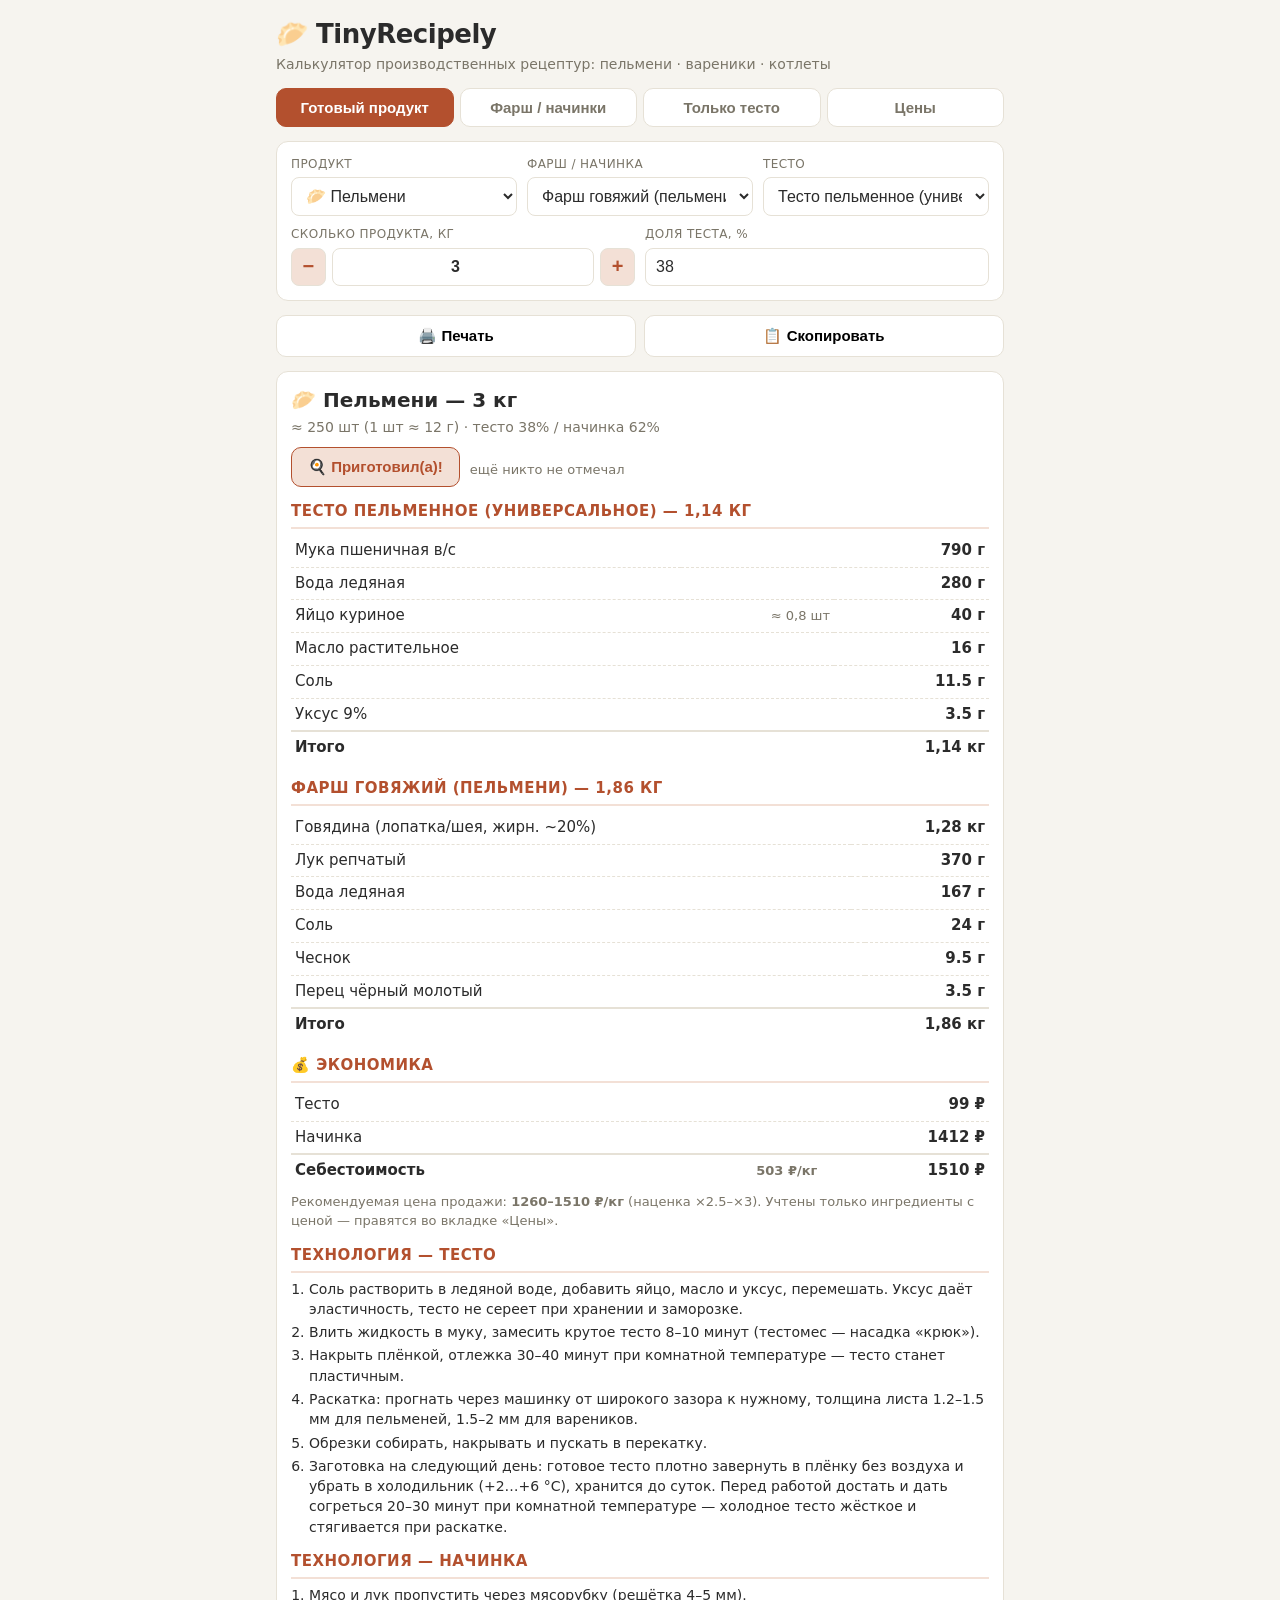
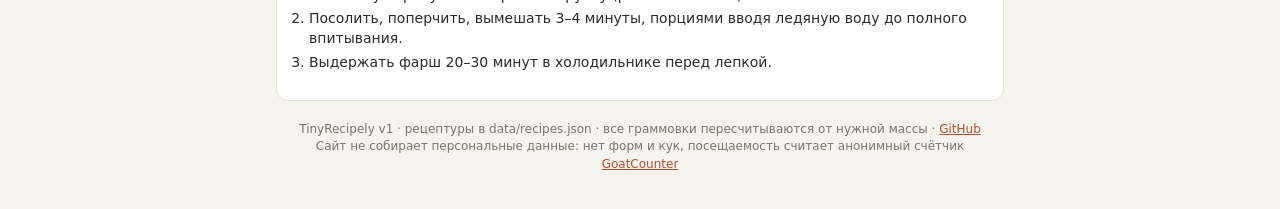
<file: index.html>
<!DOCTYPE html>
<html lang="ru">
<head>
<meta charset="UTF-8">
<meta name="viewport" content="width=device-width, initial-scale=1">
<title>TinyRecipely — калькулятор рецептур пельменей, вареников и котлет</title>
<meta name="description" content="Бесплатный калькулятор рецептур для домашних полуфабрикатов: пельмени, вареники, хинкали, манты, чебуреки, котлеты, тефтели, сырники. Точные граммовки теста и фарша на любой объём, технология, себестоимость. Можно распечатать.">
<meta name="keywords" content="рецепт пельменей, тесто для пельменей, фарш для пельменей, калькулятор рецептуры, вареники рецепт, тесто для вареников, чебуреки тесто, хинкали, манты, котлеты рецепт, тефтели, сырники, пельменное тесто пропорции, тесто для тестораскатки, полуфабрикаты своими руками">
<meta name="robots" content="index, follow">
<link rel="canonical" href="https://recipely.ru/">
<meta property="og:type" content="website">
<meta property="og:site_name" content="TinyRecipely">
<meta property="og:title" content="TinyRecipely — калькулятор рецептур пельменей, вареников и котлет">
<meta property="og:description" content="Вводишь сколько кг нужно — получаешь точную раскладку теста и фарша, технологию и себестоимость. Пельмени, вареники, хинкали, манты, чебуреки, котлеты, сырники.">
<meta property="og:url" content="https://recipely.ru/">
<meta property="og:image" content="https://recipely.ru/apple-touch-icon.png">
<meta property="og:locale" content="ru_RU">
<link rel="icon" type="image/svg+xml" href="favicon.svg">
<link rel="apple-touch-icon" href="apple-touch-icon.png">
<link rel="stylesheet" href="css/style.css">
</head>
<body>

<header>
  <h1>🥟 TinyRecipely</h1>
  <p>Калькулятор производственных рецептур: пельмени · вареники · котлеты</p>
</header>

<div class="tabs">
  <button data-mode="product" class="active">Готовый продукт</button>
  <button data-mode="farsh">Фарш / начинки</button>
  <button data-mode="dough">Только тесто</button>
  <button data-mode="prices">Цены</button>
</div>

<div class="panel" id="controls">
  <div class="row" id="rowProduct">
    <div class="field">
      <label>Продукт</label>
      <select id="selProduct"></select>
    </div>
    <div class="field" id="fieldFilling">
      <label id="lblFilling">Фарш / начинка</label>
      <select id="selFilling"></select>
    </div>
    <div class="field" id="fieldDough" style="display:none">
      <label>Тесто</label>
      <select id="selDough"></select>
    </div>
  </div>
  <div class="row">
    <div class="field">
      <label id="lblWeight">Сколько нужно, кг</label>
      <div class="stepper">
        <button id="btnMinus">−</button>
        <input type="number" id="inpWeight" value="3" min="0.5" step="0.5">
        <button id="btnPlus">+</button>
      </div>
    </div>
    <div class="field" id="fieldRatio">
      <label>Доля теста, %</label>
      <input type="number" id="inpRatio" min="20" max="70" step="1">
    </div>
  </div>
</div>

<div class="actions">
  <button id="printBtn">🖨️ Печать</button>
  <button id="copyBtn">📋 Скопировать</button>
</div>

<div class="panel print-area" id="result">Загрузка рецептур…</div>

<footer>TinyRecipely v1 · рецептуры в data/recipes.json · все граммовки пересчитываются от нужной массы · <a href="https://github.com/gmaker/TinyRecipely" target="_blank" rel="noopener">GitHub</a><span id="views" style="display:none"> · 👁 <b id="viewsNum"></b></span><br>Сайт не собирает персональные данные: нет форм и кук, посещаемость считает анонимный счётчик <a href="https://www.goatcounter.com/" target="_blank" rel="noopener">GoatCounter</a></footer>

<script src="js/app.js"></script>
<script data-goatcounter="https://gmaker.goatcounter.com/count"
        async src="//gc.zgo.at/count.js"></script>
</body>
</html>
</file>
<file: css/style.css>
:root {
  --bg: #f6f4ef;
  --card: #ffffff;
  --ink: #2b2b2b;
  --muted: #7a7568;
  --accent: #b3502e;
  --accent-soft: #f3e0d6;
  --line: #e6e1d6;
  --ok: #3d7a44;
}
* { box-sizing: border-box; margin: 0; padding: 0; }
body {
  font-family: "Segoe UI", system-ui, -apple-system, sans-serif;
  background: var(--bg);
  color: var(--ink);
  line-height: 1.45;
  padding: 16px;
  max-width: 760px;
  margin: 0 auto;
}
header h1 { font-size: 26px; letter-spacing: -0.5px; }
header p { color: var(--muted); font-size: 14px; margin-bottom: 14px; }

.tabs { display: flex; gap: 6px; margin-bottom: 14px; }
.tabs button {
  flex: 1; padding: 10px 6px; font-size: 15px; font-weight: 600;
  border: 1px solid var(--line); border-radius: 10px;
  background: var(--card); color: var(--muted); cursor: pointer;
}
.tabs button.active { background: var(--accent); border-color: var(--accent); color: #fff; }

.panel {
  background: var(--card); border: 1px solid var(--line);
  border-radius: 12px; padding: 14px; margin-bottom: 14px;
}
.row { display: flex; flex-wrap: wrap; gap: 10px; margin-bottom: 10px; }
.row:last-child { margin-bottom: 0; }
.field { flex: 1; min-width: 150px; }
.field label { display: block; font-size: 12px; color: var(--muted); margin-bottom: 4px; text-transform: uppercase; letter-spacing: 0.4px; }
select, input[type=number] {
  width: 100%; padding: 9px 10px; font-size: 16px;
  border: 1px solid var(--line); border-radius: 8px; background: #fff; color: var(--ink);
}
.stepper { display: flex; gap: 6px; }
.stepper button {
  width: 46px; font-size: 20px; font-weight: 700; border: 1px solid var(--line);
  border-radius: 8px; background: var(--accent-soft); color: var(--accent); cursor: pointer;
}
.stepper input { text-align: center; font-weight: 700; }

.actions { display: flex; gap: 8px; margin-bottom: 14px; }
.actions button {
  flex: 1; padding: 11px; font-size: 15px; font-weight: 600; cursor: pointer;
  border: 1px solid var(--line); border-radius: 10px; background: var(--card);
}
.actions button:active { transform: scale(0.98); }
#copyBtn.copied { background: var(--ok); border-color: var(--ok); color: #fff; }

/* ---- результат ---- */
#result h2 { font-size: 20px; margin-bottom: 2px; }
#result .sub { color: var(--muted); font-size: 14px; margin-bottom: 10px; }
.block { margin-bottom: 14px; }
.block h3 {
  font-size: 15px; text-transform: uppercase; letter-spacing: 0.5px;
  color: var(--accent); border-bottom: 2px solid var(--accent-soft);
  padding-bottom: 4px; margin-bottom: 6px;
}
table.ing { width: 100%; border-collapse: collapse; }
table.ing td { padding: 5px 4px; border-bottom: 1px dashed var(--line); font-size: 15px; }
table.ing td.amt { text-align: right; font-weight: 700; white-space: nowrap; font-variant-numeric: tabular-nums; }
table.ing td.note { color: var(--muted); font-weight: 400; font-size: 13px; text-align: right; white-space: nowrap; }
table.ing tr.total td { border-bottom: none; border-top: 2px solid var(--line); font-weight: 700; }
.tech { font-size: 14px; }
.tech li { margin: 3px 0 3px 18px; }
.hint { font-size: 13px; color: var(--muted); margin-top: 6px; }
.error { color: #a33; font-size: 14px; }

.cooked { display: flex; align-items: center; gap: 10px; margin: 4px 0 14px; }
.cooked button {
  padding: 10px 16px; font-size: 15px; font-weight: 600; cursor: pointer;
  border: 1px solid var(--accent); border-radius: 10px;
  background: var(--accent-soft); color: var(--accent);
}
.cooked button:disabled { border-color: var(--ok); background: #e7f0e8; color: var(--ok); cursor: default; }

footer { text-align: center; color: var(--muted); font-size: 12px; margin: 20px 0; }
footer a { color: var(--accent); }

@media print {
  body { background: #fff; padding: 0; max-width: none; }
  header p, .tabs, .actions, footer, .econ, .cooked { display: none !important; }
  .panel:not(.print-area) { display: none !important; }
  .print-area { display: block !important; border: none; padding: 0; }
  table.ing td { font-size: 13px; padding: 3px 4px; }
  /* контрастная печать: весь текст чёрный, линии тёмные */
  * { color: #000 !important; }
  .block h3 { border-bottom-color: #000; }
  table.ing td { border-bottom-color: #888; }
  table.ing tr.total td { border-top-color: #000; }
}
</file>
